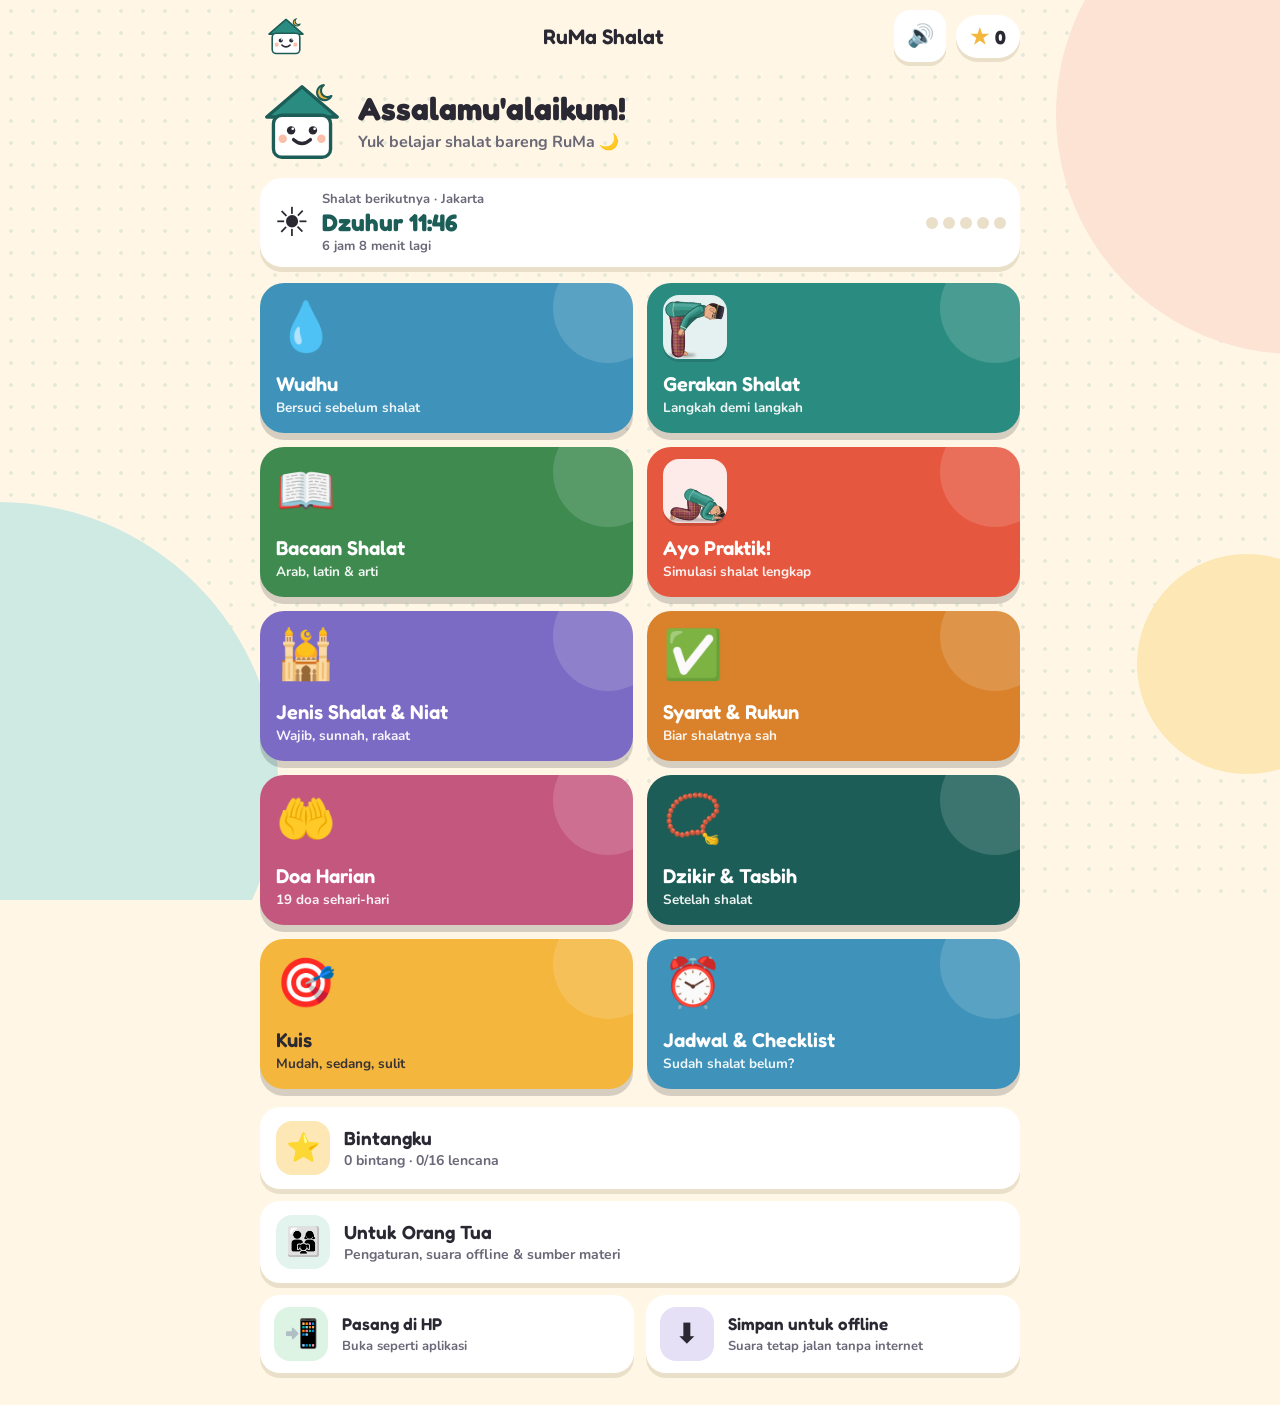
<file: public/index.html>
<!DOCTYPE html>
<html lang="id">
<head>
<meta charset="utf-8">
<meta name="viewport" content="width=device-width, initial-scale=1, viewport-fit=cover">
<title>RuMa Shalat</title>
<meta name="description" content="Panduan shalat lengkap untuk anak 4–12 tahun: wudhu, gerakan, bacaan, niat, jenis shalat, kuis, dan jadwal shalat. Dari RuMa Digital.">
<meta name="theme-color" content="#2A8C80">
<meta name="application-name" content="RuMa Shalat">
<meta property="og:type" content="website">
<meta property="og:site_name" content="RuMa Digital">
<meta property="og:title" content="RuMa Shalat · Panduan Shalat Lengkap untuk Anak">
<meta property="og:description" content="Belajar shalat dengan gambar bergerak dan bacaan bersuara: wudhu, gerakan, bacaan, niat, praktik shalat 5 waktu, kuis, doa harian, dan jadwal shalat. Gratis untuk anak 4–12 tahun.">
<meta property="og:url" content="https://rumasholat.ruumadigital.workers.dev/">
<meta property="og:image" content="https://rumasholat.ruumadigital.workers.dev/icons/og-image.png">
<meta property="og:image:width" content="1200">
<meta property="og:image:height" content="630">
<meta property="og:locale" content="id_ID">
<meta name="twitter:card" content="summary_large_image">
<meta name="twitter:image" content="https://rumasholat.ruumadigital.workers.dev/icons/og-image.png">
<link rel="canonical" href="https://rumasholat.ruumadigital.workers.dev/">
<link rel="manifest" href="manifest.webmanifest">
<link rel="icon" href="icons/icon.svg" type="image/svg+xml">
<link rel="apple-touch-icon" href="icons/icon-192.png">
<meta name="apple-mobile-web-app-capable" content="yes">
<meta name="mobile-web-app-capable" content="yes">
<meta name="apple-mobile-web-app-status-bar-style" content="default">
<meta name="apple-mobile-web-app-title" content="RuMa Shalat">
<link rel="preconnect" href="https://fonts.googleapis.com">
<link rel="preconnect" href="https://fonts.gstatic.com" crossorigin>
<link rel="stylesheet" href="https://fonts.googleapis.com/css2?family=Fredoka:wght@500;600;700&family=Nunito:wght@600;700;800&family=Noto+Naskh+Arabic:wght@500;700&display=swap">
<link rel="stylesheet" href="css/app.css">
</head>
<body data-route="home">
<div class="bgdeco" aria-hidden="true"><i class="b1"></i><i class="b2"></i><i class="b3"></i></div>
<div id="app">
  <header class="top">
    <img id="logo" class="logo" src="icons/icon.svg" alt="RuMa Shalat" width="52" height="52">
    <button class="iconbtn" id="back" aria-label="Kembali" hidden>⬅</button>
    <h2 id="title">RuMa Shalat</h2>
    <button class="iconbtn" id="mute" aria-label="Suara">🔊</button>
    <button class="stars" aria-label="Bintangku"><span class="s">★</span><span id="starCount">0</span></button>
  </header>
  <main id="view"></main>
</div>
<div class="confetti" id="confetti"></div>
<noscript><p style="padding:20px">RuMa Shalat membutuhkan JavaScript.</p></noscript>
<script type="module" src="js/app.js"></script>
</body>
</html>
</file>
<file: public/css/app.css>
/* RuMa Shalat — gaya mengikuti keluarga aplikasi RuMa Digital */
:root{
  --bg:#FFF6E6; --paper:#FFFFFF; --ink:#2A2833; --muted:#6B6878; --line:#EADFC8;
  --teal:#2A8C80; --teal-d:#1C5E57; --teal-l:#E3F4EF; --mustard:#F4B63C; --mustard-d:#C98D1C; --coral:#E6573F;
  --sky:#3F93BA; --good:#3BA55C; --purple:#7C6BC4; --pink:#C4577E;
  color-scheme:light;
}
*{box-sizing:border-box}
html,body{min-height:100%}
body{background:var(--bg);color:var(--ink);font-family:Nunito,"Segoe UI",system-ui,sans-serif;font-weight:700;margin:0;padding-inline:16px;
  -webkit-tap-highlight-color:transparent;overflow-x:hidden}
button,select,input{font:inherit;color:inherit}
button{cursor:pointer;touch-action:manipulation;border:0;background:none}
button:disabled{cursor:default;opacity:.35}
:focus-visible{outline:4px solid var(--teal);outline-offset:3px}
[hidden]{display:none!important}
h1,h2,h3{font-family:Fredoka,Nunito,system-ui,sans-serif;font-weight:600;margin:0}
p{margin:0}
.ar{font-family:"Noto Naskh Arabic","Geeza Pro","Traditional Arabic",serif;font-weight:700}
.center{text-align:center;justify-content:center}

/* latar */
.bgdeco{position:fixed;inset:0;z-index:0;pointer-events:none;overflow:hidden;
  background-image:radial-gradient(rgba(42,140,128,.12) 1.6px,transparent 2px);background-size:22px 22px}
.bgdeco i{position:absolute;border-radius:50%}
.bgdeco .b1{width:min(80vw,560px);height:min(80vw,560px);left:-22vw;bottom:-18vh;background:#CFE9E3}
.bgdeco .b2{width:min(70vw,480px);height:min(70vw,480px);right:-20vw;top:-14vh;background:#FDE3D4}
.bgdeco .b3{width:min(34vw,220px);height:min(34vw,220px);right:-6vw;bottom:14vh;background:#FCE7B5}

#app{max-width:760px;margin:0 auto;position:relative;z-index:1;min-height:100vh;display:flex;flex-direction:column}
main{flex:1;padding-block:6px calc(32px + env(safe-area-inset-bottom))}

/* header */
.top{display:flex;align-items:center;gap:10px;padding-block:calc(10px + env(safe-area-inset-top)) 8px;position:sticky;top:0;z-index:4;
  background:linear-gradient(var(--bg) 78%,rgba(255,246,230,0))}
.top h2{flex:1;font-size:21px;text-align:center;white-space:nowrap;overflow:hidden;text-overflow:ellipsis}
.logo{width:52px;height:52px;flex:none;border-radius:16px}
.iconbtn{width:52px;height:52px;flex:none;border-radius:16px;background:var(--paper);box-shadow:0 4px 0 var(--line);font-size:22px;display:grid;place-items:center}
.iconbtn:active{transform:translateY(3px);box-shadow:0 1px 0 var(--line)}
.stars{flex:none;display:flex;align-items:center;gap:6px;background:var(--paper);border-radius:999px;padding:9px 14px;box-shadow:0 4px 0 var(--line);
  font-family:Fredoka,sans-serif;font-weight:700;font-size:19px;font-variant-numeric:tabular-nums}
.stars .s{color:var(--mustard);font-size:21px}
.stars.bump{animation:pop .45s}

/* tombol umum */
.pill{border-radius:14px;padding:11px 16px;font-family:Fredoka,sans-serif;font-weight:600;font-size:16px;color:#fff;box-shadow:0 4px 0 rgba(0,0,0,.18)}
.pill:active,.bigbtn:active,.say:active{transform:translateY(3px);box-shadow:0 1px 0 rgba(0,0,0,.18)}
.bigbtn{display:block;width:100%;margin-top:16px;border-radius:20px;padding:16px;background:var(--teal);color:#fff;font-family:Fredoka,sans-serif;font-weight:600;font-size:20px;box-shadow:0 5px 0 var(--teal-d)}
.bigbtn.soft{background:var(--paper);color:var(--teal-d);box-shadow:0 5px 0 var(--line)}
.bigbtn.danger{background:#FBE1DC;color:#B23E2A;box-shadow:0 5px 0 #F0B7AC;font-size:16px}
.round{width:56px;height:56px;border-radius:50%;background:var(--paper);box-shadow:0 4px 0 var(--line);font-size:22px;display:grid;place-items:center;flex:none}
.round.go{background:var(--teal);color:#fff;box-shadow:0 4px 0 var(--teal-d)}
.round.big{width:72px;height:72px;font-size:30px;background:var(--coral);color:#fff;box-shadow:0 5px 0 #A93D2B}
.round.big.on{background:var(--mustard);color:var(--ink);box-shadow:0 5px 0 var(--mustard-d)}
.round:active{transform:translateY(3px);box-shadow:0 1px 0 var(--line)}
.row{display:flex;gap:12px;justify-content:center;flex-wrap:wrap;margin-top:14px}
.badge{display:inline-flex;align-items:center;gap:4px;border-radius:999px;padding:4px 10px;font-size:13px;font-weight:800;background:var(--mustard);color:var(--ink);white-space:nowrap}
.badge.soft{background:var(--teal-l);color:var(--teal-d)}
.badge.red{background:#FBE1DC;color:#B23E2A}
.badge.big{font-size:15px;padding:6px 12px;background:var(--coral);color:#fff}

/* beranda */
.hello{display:flex;align-items:center;gap:14px;margin-block:4px 14px}
.hello svg{width:84px;height:84px;flex:none}
.hello h1{font-weight:700;font-size:clamp(23px,6vw,32px);line-height:1.12;text-wrap:balance}
.hello p{color:var(--muted);font-size:16px;margin-top:4px}
.nextcard{width:100%;display:flex;align-items:center;gap:12px;background:var(--paper);border-radius:22px;padding:12px 14px;box-shadow:0 5px 0 var(--line);text-align:left;margin-bottom:16px}
.nx-ic{font-size:40px;flex:none}
.nx-tx{flex:1;display:flex;flex-direction:column}
.nx-tx small{color:var(--muted);font-size:13px}
.nx-tx b{font-family:Fredoka,sans-serif;font-size:24px;font-weight:700;color:var(--teal-d);font-variant-numeric:tabular-nums}
.nx-dots{display:flex;gap:5px}
.nx-dots i{width:12px;height:12px;border-radius:50%;background:var(--line)}
.nx-dots i.on{background:var(--good)}
.mods{display:grid;grid-template-columns:repeat(2,1fr);gap:14px}
.mod{border-radius:24px;padding:16px;min-height:150px;text-align:left;display:flex;flex-direction:column;justify-content:space-between;gap:8px;
  box-shadow:0 7px 0 rgba(0,0,0,.16);position:relative;overflow:hidden}
.mod:active{transform:translateY(5px);box-shadow:0 2px 0 rgba(0,0,0,.16)}
.mod .glyph{font-size:48px;line-height:1;height:56px;display:flex;align-items:center}
.mod b{display:block;font-family:Fredoka,sans-serif;font-weight:600;font-size:20px;line-height:1.15}
.mod small{display:block;font-size:13.5px;opacity:.92;margin-top:2px}
.mod::after{content:"";position:absolute;right:-30px;top:-30px;width:110px;height:110px;border-radius:50%;background:rgba(255,255,255,.14)}
.fig.mini{width:64px;height:64px;background:rgba(255,255,255,.88);border-radius:16px;box-shadow:0 3px 0 rgba(0,0,0,.12)}
.homefoot{display:grid;gap:12px;margin-top:18px}
.modes{display:grid;gap:12px}
.modebtn{width:100%;background:var(--paper);border-radius:20px;padding:14px 16px;display:flex;align-items:center;gap:14px;box-shadow:0 5px 0 var(--line);text-align:left}
.modebtn:active{transform:translateY(4px);box-shadow:0 1px 0 var(--line)}
.modebtn .ic{width:54px;height:54px;border-radius:16px;display:grid;place-items:center;font-size:28px;flex:none}
.modebtn>span:nth-child(2){flex:1}
.modebtn b{font-family:Fredoka,sans-serif;font-weight:600;font-size:19px;display:block}
.modebtn small{color:var(--muted);font-size:14px}
.best{display:flex;gap:2px;font-size:20px;color:var(--line)}
.best i{font-style:normal}.best i.on{color:var(--mustard)}
.best.num{font-family:Fredoka,sans-serif;font-weight:700;color:var(--purple);font-size:24px}

/* banner, tab, seksi */
.banner{border-radius:24px;padding:16px 18px;display:flex;align-items:center;gap:14px;margin-bottom:14px;box-shadow:0 6px 0 rgba(0,0,0,.14)}
.banner .glyph{font-size:52px;line-height:1;width:76px;flex:none;display:grid;place-items:center}
.banner b{font-family:Fredoka,sans-serif;font-weight:700;font-size:24px;display:block;line-height:1.15}
.banner span{opacity:.92}
.tabs{display:flex;flex-wrap:wrap;gap:8px;padding:2px 2px 8px;margin-bottom:8px}
.tabs::-webkit-scrollbar{display:none}
.tabs button{flex:none;border-radius:14px;padding:10px 15px;font-family:Fredoka,sans-serif;font-weight:600;font-size:16px;background:var(--paper);box-shadow:0 4px 0 var(--line)}
.tabs button[aria-selected=true]{background:var(--teal);color:#fff;box-shadow:0 4px 0 var(--teal-d)}
.seg{display:flex;gap:8px;justify-content:center;margin-bottom:12px}
.seg button{border-radius:14px;padding:10px 16px;font-family:Fredoka,sans-serif;font-weight:600;font-size:16px;background:var(--paper);box-shadow:0 4px 0 var(--line)}
.seg button[aria-pressed=true]{background:var(--pink);color:#fff;box-shadow:0 4px 0 #97405F}
.sec{font-size:20px;margin:22px 2px 10px}
.lead{font-size:16.5px;margin:6px 2px 12px;line-height:1.5}
.hint{color:var(--muted);font-size:14px;line-height:1.5;margin:6px 2px}
.note{background:#FFF3D6;border-radius:14px;padding:10px 12px;font-size:14.5px;line-height:1.5;margin-top:10px;color:#6B4E10}
.items{list-style:none;margin:0;padding:0;display:grid;gap:10px;counter-reset:n}
.items li{background:var(--paper);border-radius:18px;padding:12px 14px;display:flex;gap:12px;align-items:center;box-shadow:0 4px 0 var(--line);counter-increment:n;position:relative}
.items:not(.plain) li::before{content:counter(n);position:absolute;left:-6px;top:-6px;width:24px;height:24px;border-radius:50%;background:var(--teal);color:#fff;font-size:13px;display:grid;place-items:center;font-family:Fredoka,sans-serif}
.items .ic{font-size:30px;width:42px;text-align:center;flex:none}
.items b{display:block;font-size:16.5px;line-height:1.3}
.items small{display:block;color:var(--muted);font-size:14px;line-height:1.45;margin-top:2px}
.bullets{margin:4px 0 0;padding-left:22px;line-height:1.7}
.stage{background:var(--paper);border-radius:26px;padding:18px;box-shadow:0 6px 0 var(--line);margin-bottom:14px;position:relative}
.stage.text{line-height:1.6}
.stage.text p+p{margin-top:8px}
.stage h3{font-size:22px;margin-bottom:6px}

/* kartu bacaan */
.rd{background:var(--paper);border-radius:22px;padding:14px 16px 16px;box-shadow:0 5px 0 var(--line);margin-bottom:14px;transition:box-shadow .2s}
.rd header{display:flex;align-items:center;justify-content:space-between;gap:8px;flex-wrap:wrap}
.rd header b{font-family:Fredoka,sans-serif;font-weight:600;font-size:18px;color:var(--teal-d)}
.rd .ar{font-size:clamp(24px,6.6vw,32px);line-height:2.05;margin:8px 0 4px;color:var(--ink);text-align:right}
.rd .lat{font-style:italic;font-weight:800;font-size:16px;line-height:1.5;color:var(--teal-d);margin-bottom:6px}
.rd .arti{color:var(--muted);font-size:15px;line-height:1.55}
.rd .acts{display:flex;gap:8px;flex-wrap:wrap;margin-top:12px}
.say{border-radius:999px;padding:10px 16px;background:var(--teal);color:#fff;font-family:Fredoka,sans-serif;font-weight:600;font-size:16px;box-shadow:0 4px 0 var(--teal-d)}
.say.alt{background:var(--mustard);color:var(--ink);box-shadow:0 4px 0 var(--mustard-d)}
.say.on{background:var(--coral);color:#fff;box-shadow:0 4px 0 #A93D2B}
.rd.compact .ar{font-size:clamp(22px,6vw,28px)}
.rd.live{box-shadow:0 5px 0 var(--line),0 0 0 4px var(--mustard)}
.ayat{list-style:none;margin:6px 0 0;padding:0}
.ayat li{border-radius:14px;padding:4px 8px;margin-inline:-8px;transition:background .25s}
.ayat li+li{border-top:2px dashed var(--line)}
.ayat li.now{background:#FFF3D6}
.ayn{display:inline-grid;place-items:center;min-width:1.5em;height:1.5em;border-radius:50%;border:2px solid var(--teal);color:var(--teal-d);font-size:.62em;line-height:1;vertical-align:middle}
body.no-lat .lat[data-reveal]:not(.shown),body.no-arti .arti[data-reveal]:not(.shown){color:transparent;background:repeating-linear-gradient(90deg,var(--line) 0 10px,transparent 10px 14px);border-radius:8px;cursor:pointer;user-select:none}
.hafal{display:flex;gap:10px;flex-wrap:wrap}
.hafal label,.switch{display:flex;align-items:center;gap:8px;background:var(--paper);border-radius:14px;padding:10px 14px;box-shadow:0 4px 0 var(--line);cursor:pointer}
.switch{margin-top:14px;line-height:1.4}
input[type=checkbox]{width:22px;height:22px;accent-color:var(--teal);flex:none}
.pick{display:flex;align-items:center;gap:8px;flex-wrap:wrap;font-weight:800}
select,.form input:not([type=range]),.gate{border:2px solid var(--line);border-radius:12px;padding:9px 12px;background:var(--paper);font-weight:700;min-height:44px;max-width:100%}
.pickwrap .pick{margin:0 2px 10px}
.row2{display:grid;grid-template-columns:1fr 1fr;gap:10px}
.row2 .pick{flex-direction:column;align-items:stretch;gap:4px;font-size:14px}
details.more{background:var(--paper);border-radius:18px;box-shadow:0 4px 0 var(--line);margin-bottom:12px}
details.more>summary{padding:14px 16px;font-family:Fredoka,sans-serif;font-weight:600;font-size:17px;cursor:pointer;list-style:none;display:flex;justify-content:space-between;gap:8px}
details.more>summary::after{content:"▾";color:var(--muted)}
details.more[open]>summary::after{content:"▴"}
details.more>.rd{box-shadow:none;margin:0;padding-top:0}

/* wudhu */
.wstage{text-align:center}
.wic{font-size:96px;line-height:1.1;position:relative;display:inline-block;margin:4px 0 8px}
.drops{position:absolute;inset:0;pointer-events:none}
.drops i{position:absolute;top:0;width:12px;height:16px;background:#7FC4E5;border-radius:50% 50% 50% 50%/60% 60% 40% 40%;animation:drip 1.6s infinite ease-in;opacity:0}
.drops i:nth-child(1){left:10%}.drops i:nth-child(2){left:48%;animation-delay:.5s}.drops i:nth-child(3){left:82%;animation-delay:1s}
@keyframes drip{0%{opacity:0;transform:translateY(-10px)}20%{opacity:1}100%{opacity:0;transform:translateY(90px)}}
.tags{display:flex;gap:6px;justify-content:center;margin-bottom:8px}
.wstage p{line-height:1.55;font-size:16.5px}
.wstage .note{text-align:left}
.stepnav{display:flex;align-items:center;justify-content:space-between;gap:10px;margin:4px 0 16px}
.dots{display:flex;gap:5px;flex-wrap:wrap;justify-content:center;flex:1}
.dots i{width:10px;height:10px;border-radius:50%;background:var(--line)}
.dots i.done{background:var(--teal)}.dots i.now{background:var(--mustard);width:22px;border-radius:9px}

/* gerakan & praktik */
.figstage{padding:6px 10px 0;overflow:hidden;background:linear-gradient(#EAF6F3,#fff 70%)}
#fig{max-width:380px;margin:0 auto}
.fig{display:block;width:100%;height:auto}
.qib{position:absolute;right:12px;top:10px;font-size:13px;font-weight:800;color:var(--teal-d);background:var(--teal-l);border-radius:999px;padding:4px 10px}
.gcap{text-align:center;margin-bottom:6px}
.gcap small{color:var(--muted)}
.gcap h3{font-size:26px;margin:2px 0 6px}
.gcap p{line-height:1.55;font-size:16px}
.gcap .note{text-align:left}
.pgrid{display:grid;grid-template-columns:repeat(3,1fr);gap:10px}
.pbtn{background:var(--paper);border-radius:18px;padding:12px 6px;box-shadow:0 4px 0 var(--line);display:flex;flex-direction:column;align-items:center;gap:2px}
.pbtn span{font-size:32px}.pbtn b{font-family:Fredoka,sans-serif;font-weight:600;font-size:16px;text-align:center;line-height:1.15}
.pbtn small{color:var(--muted);font-size:12.5px}
.pbtn[aria-pressed=true]{background:var(--coral);color:#fff;box-shadow:0 4px 0 #A93D2B}
.pbtn[aria-pressed=true] small{color:#fff}
.ptop{display:flex;align-items:center;gap:10px;margin-bottom:10px}
.pbar{flex:1;height:10px;border-radius:9px;background:var(--line);overflow:hidden}
.pbar i{display:block;height:100%;width:0;background:var(--teal);border-radius:9px;transition:width .4s}
.pcount{font-size:13px;color:var(--muted);font-variant-numeric:tabular-nums}
.pcap{text-align:center;margin:4px 0 8px}
.pcap h3{font-size:24px}
.pctl{display:flex;justify-content:center;align-items:center;gap:18px;margin-bottom:14px}

/* jenis shalat */
.sum17{display:flex;align-items:center;justify-content:center;gap:4px;flex-wrap:wrap;background:var(--paper);border-radius:20px;padding:12px;box-shadow:0 5px 0 var(--line);margin-bottom:14px}
.sum17 span{display:flex;flex-direction:column;align-items:center;min-width:48px}
.sum17 i{font-style:normal;font-size:22px}.sum17 b{font-family:Fredoka,sans-serif;font-size:24px;color:var(--teal-d);line-height:1}.sum17 small{font-size:11.5px;color:var(--muted)}
.sum17 em{font-style:normal;font-family:Fredoka,sans-serif;font-size:20px;color:var(--muted)}
.sum17 .tot{background:var(--teal);border-radius:14px;padding:6px 10px}.sum17 .tot b,.sum17 .tot small{color:#fff}
details.pr{background:var(--paper);border-radius:20px;box-shadow:0 5px 0 var(--line);margin-bottom:12px}
details.pr>summary{list-style:none;display:flex;align-items:center;gap:12px;padding:12px 14px;cursor:pointer}
details.pr>summary::-webkit-details-marker{display:none}
.pic{font-size:36px;flex:none}
.pt{flex:1}.pt b{font-family:Fredoka,sans-serif;font-weight:600;font-size:20px;display:block}.pt small{color:var(--muted);font-size:13px}
.rk{display:flex;flex-direction:column;align-items:center;min-width:64px;background:var(--teal-l);border-radius:14px;padding:6px 8px}
.rk b{font-family:Fredoka,sans-serif;font-size:22px;color:var(--teal-d);line-height:1}.rk small{font-size:11.5px;color:var(--teal-d)}
.rkdots{color:var(--teal);font-size:10px;letter-spacing:1px}
.prb{padding:0 14px 14px;line-height:1.55}
.prb>p{margin-top:8px}
.prb .rd{box-shadow:none;border:2px solid var(--line);margin:12px 0 0}

/* doa */
.dgrid{display:grid;grid-template-columns:repeat(auto-fill,minmax(104px,1fr));gap:10px}
.dtile{aspect-ratio:1;background:var(--paper);border-radius:20px;box-shadow:0 4px 0 var(--line);display:flex;flex-direction:column;align-items:center;justify-content:center;gap:6px;padding:6px;position:relative}
.dtile span{font-size:40px;line-height:1}.dtile small{font-family:Fredoka,sans-serif;font-weight:600;font-size:13.5px;text-align:center;line-height:1.15}
.dtile.seen::after{content:"✓";position:absolute;top:6px;right:8px;color:var(--good);font-size:14px}
.dtile:active{transform:translateY(3px);box-shadow:0 1px 0 var(--line)}
.doahead{display:flex;align-items:center;gap:12px;margin:2px 2px 12px}
.doahead span{font-size:54px}.doahead small{color:var(--muted)}.doahead h3{font-size:24px}

/* tasbih */
.tphase{display:flex;gap:6px;justify-content:center;flex-wrap:wrap;margin:6px 0 14px}
.tphase span{border-radius:999px;padding:5px 11px;font-size:13px;background:var(--paper);box-shadow:0 3px 0 var(--line)}
.tphase .now{background:var(--teal);color:#fff;box-shadow:0 3px 0 var(--teal-d)}.tphase .done{background:var(--teal-l);color:var(--teal-d)}
.tasbih{display:block;position:relative;width:min(78vw,300px);aspect-ratio:1;margin:0 auto;border-radius:50%;background:var(--paper);box-shadow:0 8px 0 var(--line)}
.tasbih:active{transform:translateY(4px) scale(.99);box-shadow:0 3px 0 var(--line)}
.tasbih svg{position:absolute;inset:6px;width:calc(100% - 12px);height:calc(100% - 12px)}
.tasbih svg circle:last-child{transition:stroke-dasharray .2s}
.tin{position:absolute;inset:0;display:flex;flex-direction:column;align-items:center;justify-content:center}
.tin .ar{font-size:clamp(26px,8vw,36px);color:var(--teal-d);line-height:1.4}
.tin b{font-family:Fredoka,sans-serif;font-size:clamp(56px,17vw,80px);line-height:1;font-variant-numeric:tabular-nums}
.tin small{color:var(--muted)}
.tlat{text-align:center;font-style:italic;font-weight:800;font-size:18px;color:var(--teal-d);margin-top:16px}

/* kuis */
.qtop{display:flex;align-items:center;gap:10px;margin-bottom:12px}
.prog{flex:1;display:flex;gap:4px}
.prog i{flex:1;height:8px;border-radius:9px;background:var(--line)}
.prog i.done{background:var(--teal)}.prog i.now{background:var(--mustard)}
.sc{font-family:Fredoka,sans-serif;font-weight:700;color:var(--good);font-variant-numeric:tabular-nums}
.timer{flex:1;height:12px;border-radius:9px;background:var(--line);overflow:hidden}
.timer i{display:block;height:100%;width:100%;background:var(--purple);transition:width 1s linear}
.ask{background:var(--paper);border-radius:26px;padding:16px;text-align:center;box-shadow:0 6px 0 var(--line);margin-bottom:14px;position:relative}
.sayq{position:absolute;right:10px;top:10px;width:42px;height:42px;border-radius:50%;background:var(--teal-l);font-size:20px}
.qtext{font-family:Fredoka,sans-serif;font-weight:600;font-size:clamp(21px,5.6vw,27px);line-height:1.25;text-wrap:balance;padding-inline:36px}
.qfig{max-width:240px;margin:0 auto 4px}
.qar{font-size:clamp(26px,7vw,34px);line-height:1.9;margin-top:8px;color:var(--teal-d);text-align:center}
.opts{display:grid;gap:12px}
.opts.list{grid-template-columns:1fr}
.opts.nums,.opts.figs{grid-template-columns:repeat(3,1fr)}
.opts.bigs{grid-template-columns:1fr}
.opt{background:var(--paper);border-radius:20px;min-height:62px;box-shadow:0 5px 0 var(--line);display:flex;align-items:center;justify-content:center;padding:12px 14px;
  font-family:Fredoka,sans-serif;font-weight:600;font-size:18px;line-height:1.25;text-align:center}
.opts.nums .opt{font-size:44px;min-height:96px;color:var(--teal-d)}
.opts.bigs .opt{font-size:21px;min-height:70px}
.opts.figs .opt{padding:6px}
.ofig{display:block;width:100%}
.opt:active{transform:translateY(4px);box-shadow:0 1px 0 var(--line)}
.opt.right{background:#DDF3E3;box-shadow:0 5px 0 #9FD6B0;animation:pop .45s}
.opt.wrong{background:#FBE1DC;box-shadow:0 5px 0 #F0B7AC;animation:shake .4s}
.opt.reveal{outline:4px solid var(--good);outline-offset:-4px}
.slots{list-style:none;margin:0 0 12px;padding:0;display:grid;gap:8px}
.slots li{display:flex;align-items:center;gap:10px;border:3px dashed var(--line);border-radius:16px;padding:8px 12px;min-height:52px;background:rgba(255,255,255,.6)}
.slots li i{font-style:normal;width:28px;height:28px;border-radius:50%;background:var(--line);display:grid;place-items:center;font-family:Fredoka,sans-serif;flex:none}
.slots li.full{border-style:solid;border-color:var(--teal);background:var(--paper)}
.slots li.right{border-color:var(--good);background:#DDF3E3}.slots li.wrong{border-color:var(--coral);background:#FBE1DC}
.chips{display:flex;flex-wrap:wrap;gap:10px;justify-content:center}
.chip{background:var(--paper);border-radius:14px;padding:12px 14px;box-shadow:0 4px 0 var(--line);font-family:Fredoka,sans-serif;font-weight:600;font-size:16.5px}
.chip:disabled{opacity:.25}
.fb{border-radius:20px;padding:14px 16px;margin-top:14px;line-height:1.5;animation:pop .35s}
.fb.ok{background:#DDF3E3;color:#23703B}.fb.no{background:#FFF3D6;color:#6B4E10}
.fb>b{font-family:Fredoka,sans-serif;font-size:21px}
.fb p{margin-top:4px}
.fb .bigbtn{margin-top:12px}
.end{background:var(--paper);border-radius:28px;padding:24px 18px;text-align:center;box-shadow:0 6px 0 var(--line)}
.end .got{font-size:58px;letter-spacing:6px}
.end .got .off{filter:grayscale(1);opacity:.3}
.end h3{font-weight:700;font-size:30px;margin:8px 0 6px}
.end>p{color:var(--muted);font-size:17px;line-height:1.5}
.end .note{text-align:left}
.endfig{max-width:240px;margin:0 auto}

/* jadwal */
.loc{display:flex;gap:10px;align-items:center;justify-content:space-between;flex-wrap:wrap}
.loc select{flex:1}
.nextbig{display:flex;align-items:center;gap:14px;background:var(--teal);color:#fff;border-radius:24px;padding:16px 18px;box-shadow:0 6px 0 var(--teal-d);margin:10px 0 14px}
.nb-ic{font-size:52px}
.nextbig b{display:block;font-family:Fredoka,sans-serif;font-size:40px;line-height:1.05;font-variant-numeric:tabular-nums}
.nextbig small{opacity:.9}
.times{display:grid;grid-template-columns:repeat(4,1fr);gap:8px;align-items:start}
.tm{background:var(--paper);border-radius:16px;padding:10px 4px;text-align:center;box-shadow:0 4px 0 var(--line);display:flex;flex-direction:column;align-items:center}
.tm span{font-size:22px;line-height:28px;height:28px;display:block}.tm small{font-size:12.5px;color:var(--muted)}
.tm b{font-family:Fredoka,sans-serif;font-size:19px;font-variant-numeric:tabular-nums}
.tm.minor b{color:var(--muted);font-size:16px}
.tm.past{opacity:.6}
.tm.next{background:#FFF3D6;box-shadow:0 4px 0 var(--mustard);opacity:1}
.check{display:grid;grid-template-columns:repeat(5,1fr);gap:8px}
.ck{background:var(--paper);border-radius:18px;padding:12px 2px;box-shadow:0 4px 0 var(--line);display:flex;flex-direction:column;align-items:center;gap:2px}
.ck span{font-size:28px;line-height:34px;height:34px;display:block}.ck b{font-family:Fredoka,sans-serif;font-weight:600;font-size:14px}.ck small{font-size:11.5px;color:var(--muted)}
.ck.on{background:#DDF3E3;box-shadow:0 4px 0 #9FD6B0}.ck.on small{color:#23703B}
.ck:active{transform:translateY(3px);box-shadow:0 1px 0 var(--line)}
.week{background:var(--paper);border-radius:20px;padding:12px 14px;box-shadow:0 5px 0 var(--line)}
.wk{display:grid;grid-template-columns:60px repeat(5,1fr);align-items:center;gap:6px;padding:4px 0}
.wk span{font-size:14px;color:var(--muted)}.wk.today span{color:var(--ink)}
.wk small{text-align:center}
.wk i{justify-self:center;width:20px;height:20px;border-radius:50%;background:var(--line)}
.wk i.on{background:var(--good)}
.streak{margin-top:8px;text-align:center}
.qibla{display:flex;gap:16px;align-items:center;background:var(--paper);border-radius:20px;padding:14px;box-shadow:0 5px 0 var(--line);line-height:1.5}
.compass{position:relative;width:120px;height:120px;flex:none;border-radius:50%;background:radial-gradient(#fff 55%,var(--teal-l) 56%);border:4px solid var(--teal);transition:transform .2s}
.compass .n{position:absolute;top:2px;left:50%;transform:translateX(-50%);font-family:Fredoka,sans-serif;color:var(--coral);font-size:15px}
.needle{position:absolute;left:50%;top:12px;bottom:50%;width:6px;margin-left:-3px;background:var(--teal-d);border-radius:3px;transform-origin:50% 100%}
.needle i{position:absolute;top:-10px;left:50%;transform:translateX(-50%);font-style:normal;font-size:20px}
.qibla b{font-family:Fredoka,sans-serif;font-size:24px;color:var(--teal-d)}
.qibla .pill{margin-top:6px}

/* bintang */
.starhero{display:flex;flex-direction:column;align-items:center;background:var(--mustard);border-radius:28px;padding:18px;box-shadow:0 6px 0 var(--mustard-d)}
.starhero span{font-size:58px;line-height:1}.starhero b{font-family:Fredoka,sans-serif;font-size:52px;line-height:1.1}
.stats{display:flex;gap:8px;flex-wrap:wrap;justify-content:center;margin-top:14px}
.stats span{background:var(--paper);border-radius:999px;padding:8px 14px;box-shadow:0 3px 0 var(--line);font-size:14.5px}
.badges{display:grid;grid-template-columns:repeat(auto-fill,minmax(140px,1fr));gap:10px}
.bd{background:var(--paper);border-radius:20px;padding:12px;text-align:center;box-shadow:0 4px 0 var(--line);display:flex;flex-direction:column;align-items:center;gap:2px}
.bd span{font-size:40px;filter:grayscale(1);opacity:.35}
.bd b{font-family:Fredoka,sans-serif;font-weight:600;font-size:16px}.bd small{color:var(--muted);font-size:12.5px;line-height:1.35}
.bd.on{background:#FFF8E5;box-shadow:0 4px 0 var(--mustard)}.bd.on span{filter:none;opacity:1}

/* orang tua */
.gate{display:block;width:100%;font-size:26px;text-align:center;margin:12px 0 0}
.form{display:grid;gap:14px}
.form label{display:grid;gap:6px}
.lbl{display:block;margin-bottom:6px}
.form input[type=range]{width:100%;accent-color:var(--teal)}
.recg>summary small{color:var(--muted);font-family:Nunito,sans-serif}
.recrow{display:flex;align-items:center;justify-content:space-between;gap:10px;padding:10px 16px;border-top:2px solid #F6EFE1}
.recrow>span:first-child{min-width:0;flex:1}
.recrow b{display:block;font-size:15px}
.recrow small{display:block;color:var(--muted);font-size:17px;white-space:nowrap;overflow:hidden;text-overflow:ellipsis;font-weight:500}
.recrow.has b::after{content:" 🎙️";font-size:13px}
.recbtns{display:flex;gap:6px;flex:none}
.rbtn{width:44px;height:44px;border-radius:12px;background:var(--bg);box-shadow:0 3px 0 var(--line);font-size:16px}
.rbtn.rec{color:var(--coral);font-size:20px}
.rbtn.live{background:var(--coral);color:#fff;animation:pulse 1s infinite}

/* toast & animasi */
.toasts{position:fixed;left:0;right:0;bottom:calc(20px + env(safe-area-inset-bottom));z-index:9;display:flex;flex-direction:column;align-items:center;gap:8px;
  padding-inline:16px;pointer-events:none}
.toast{display:flex;align-items:center;gap:12px;background:var(--ink);color:#fff;border-radius:20px;padding:12px 18px;box-shadow:0 10px 30px rgba(0,0,0,.25);
  max-width:min(520px,100%);animation:up .35s;line-height:1.35;pointer-events:auto}
.toast.out{opacity:0;transform:translateY(20px);transition:.35s}
.tbig{font-size:32px}
.confetti{position:fixed;inset:0;pointer-events:none;overflow:hidden;z-index:8}
.confetti span{position:absolute;top:-20px;width:11px;height:15px;border-radius:3px;animation:fall 1.3s ease-in forwards}
@keyframes fall{to{transform:translateY(110vh) rotate(540deg)}}
@keyframes pop{40%{transform:scale(1.07)}}
@keyframes shake{20%{transform:translateX(-7px)}40%{transform:translateX(7px)}60%{transform:translateX(-4px)}80%{transform:translateX(4px)}}
@keyframes pulse{50%{transform:scale(1.08)}}
@keyframes up{from{opacity:0;transform:translateY(20px)}}
@media (prefers-reduced-motion:reduce){*{animation:none!important;transition:none!important}}
@media (max-width:380px){
  body{padding-inline:12px}
  .mod{min-height:136px;padding:13px}.mod b{font-size:18px}
  .times{grid-template-columns:repeat(4,1fr);gap:6px}.tm b{font-size:16px}
  .pgrid{grid-template-columns:repeat(2,1fr)}
  .check{gap:5px}.ck b{font-size:12.5px}
  .qibla{flex-direction:column;text-align:center}
}

/* studio rekam */
.sprog{display:flex;align-items:center;gap:10px;margin:4px 2px 10px}
.sprog span{font-family:Fredoka,sans-serif;font-weight:700;color:var(--purple);font-variant-numeric:tabular-nums}
.sprog .pbar i{background:var(--purple)}
.studio{min-height:220px;text-align:center}
.shead{display:flex;justify-content:space-between;align-items:center;gap:8px;margin-bottom:8px;text-align:left}
.shead small{color:var(--muted)}
.studio h3{font-size:20px;color:var(--teal-d)}
.sar{font-size:clamp(28px,7.6vw,38px);line-height:2.05;margin:10px 0 4px;color:var(--ink)}
.studio .lat{font-style:italic;font-weight:800;font-size:16px;color:var(--teal-d);line-height:1.5}
.sq{font-family:Fredoka,sans-serif;font-weight:600;font-size:clamp(24px,6.4vw,30px);line-height:1.3;margin:10px 0;text-wrap:balance}
.studio .note{text-align:left}
.sctl{display:flex;justify-content:center;align-items:center;gap:22px;margin:4px 0 10px}
.recbig{width:92px;height:92px;border-radius:50%;background:var(--coral);color:#fff;font-size:40px;box-shadow:0 6px 0 #A93D2B;display:grid;place-items:center}
.recbig:active{transform:translateY(4px);box-shadow:0 2px 0 #A93D2B}
.recbig.live{background:#B23E2A;animation:pulse 1s infinite;font-size:34px}
.meter{height:10px;border-radius:9px;background:var(--line);overflow:hidden;max-width:320px;margin:0 auto}
.meter i{display:block;height:100%;width:0;background:linear-gradient(90deg,var(--good),var(--mustard),var(--coral));transition:width .08s}
.pill:disabled{opacity:.35}
.slist{display:grid;gap:4px;padding:0 10px 12px;max-height:340px;overflow-y:auto}
.sli{text-align:left;padding:8px 10px;border-radius:12px;font-size:14.5px;line-height:1.35}
.sli.now{background:#E5E0F6}
.sno{font-family:Fredoka,sans-serif;color:var(--purple);font-size:15px;margin-right:4px}

/* pasang & bagikan, simpan offline, pesan error */
.promo{display:grid;grid-template-columns:repeat(auto-fit,minmax(260px,1fr));gap:12px;margin-top:12px}
.promo .modebtn{padding:12px 14px}
.promo .modebtn b{font-size:17px}
.promo .modebtn small{font-size:13px}
.offline{display:flex;align-items:center;gap:12px;flex-wrap:wrap}
.oops{text-align:center}
.oops .got{font-size:56px}
</file>
